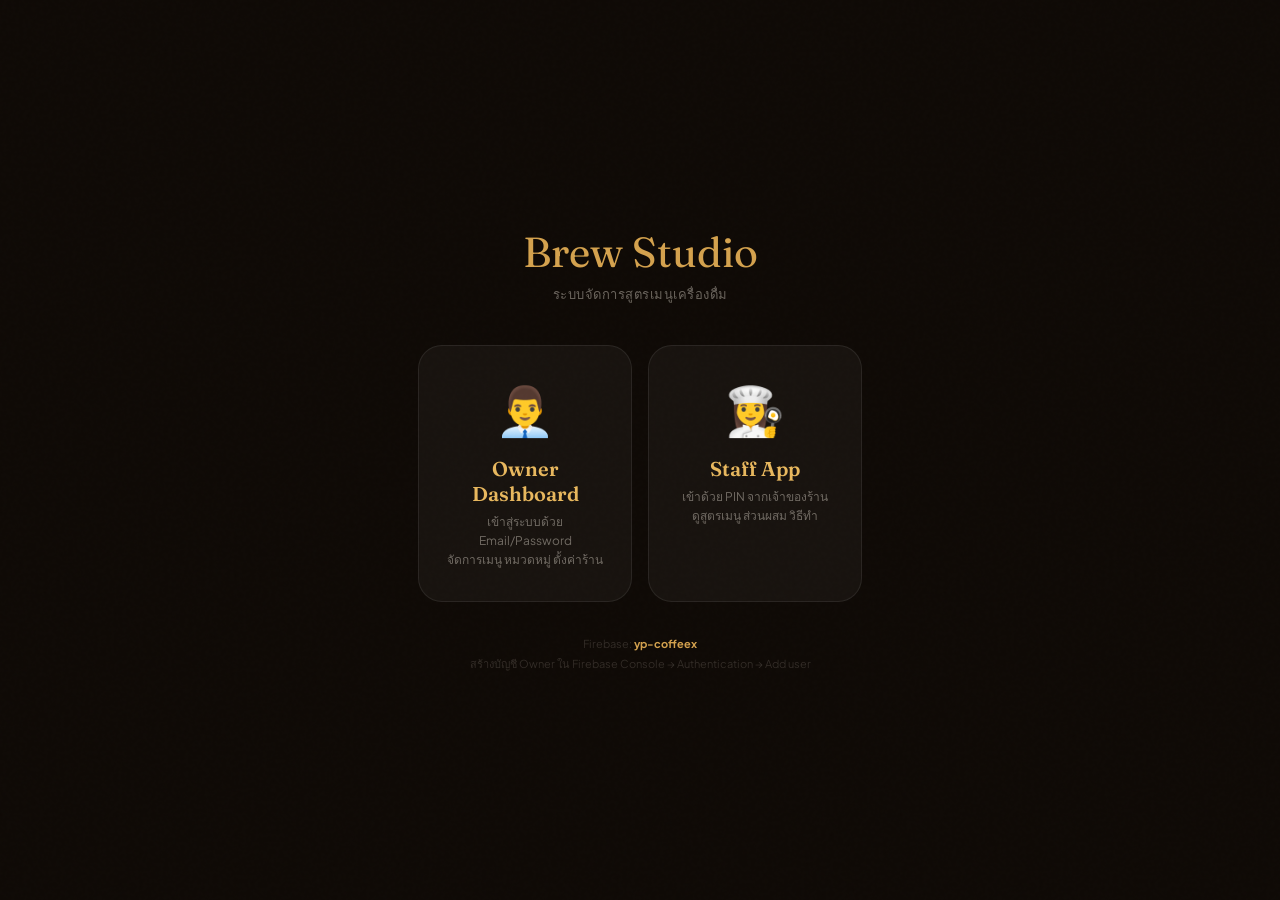
<file: docs/index.html>
<!DOCTYPE html>
<html lang="th">
<head>
<meta charset="UTF-8">
<meta name="viewport" content="width=device-width, initial-scale=1.0">
<title>Brew Studio</title>
<link href="https://fonts.googleapis.com/css2?family=Fraunces:opsz,wght@9..144,400;9..144,600&family=Plus+Jakarta+Sans:wght@400;600;700&display=swap" rel="stylesheet">
<style>
*{margin:0;padding:0;box-sizing:border-box}
body{font-family:'Plus Jakarta Sans',sans-serif;background:#0F0A06;color:#F5EDE0;min-height:100vh;display:flex;flex-direction:column;align-items:center;justify-content:center;padding:24px}
body::after{content:'';position:fixed;inset:0;pointer-events:none;opacity:.015;background-image:url("data:image/svg+xml,%3Csvg viewBox='0 0 256 256' xmlns='http://www.w3.org/2000/svg'%3E%3Cfilter id='n'%3E%3CfeTurbulence type='fractalNoise' baseFrequency='.85' numOctaves='4' stitchTiles='stitch'/%3E%3C/filter%3E%3Crect width='100%25' height='100%25' filter='url(%23n)'/%3E%3C/svg%3E")}
h1{font-family:'Fraunces',serif;font-size:42px;font-weight:400;color:#D4A24E;margin-bottom:6px;text-align:center}
p{color:rgba(245,237,224,.4);font-size:13px;margin-bottom:40px;text-align:center;letter-spacing:.5px}
.cards{display:flex;gap:16px;flex-wrap:wrap;justify-content:center;max-width:500px}
.card{flex:1;min-width:200px;background:rgba(255,255,255,.04);border:1px solid rgba(255,255,255,.08);border-radius:24px;padding:32px 24px;text-align:center;text-decoration:none;color:#F5EDE0;transition:all .25s}
.card:hover{background:rgba(212,162,78,.08);border-color:rgba(212,162,78,.2);transform:translateY(-4px);box-shadow:0 12px 40px rgba(212,162,78,.12)}
.card__emoji{font-size:48px;margin-bottom:16px;display:block}
.card__title{font-family:'Fraunces',serif;font-size:20px;font-weight:600;margin-bottom:6px;color:#E8B85E}
.card__desc{font-size:12px;color:rgba(245,237,224,.4);line-height:1.6}
.info{margin-top:32px;font-size:11px;color:rgba(245,237,224,.15);text-align:center;line-height:1.8}
.info b{color:#D4A24E}
</style>
  <link rel="icon" href="./favicon.svg" type="image/svg+xml">
  <link rel="manifest" href="./manifest.json">
</head>
<body>
<h1>Brew Studio</h1>
<p>ระบบจัดการสูตรเมนูเครื่องดื่ม</p>
<div class="cards">
  <a href="owner/index.html" class="card">
    <span class="card__emoji">👨‍💼</span>
    <div class="card__title">Owner Dashboard</div>
    <div class="card__desc">เข้าสู่ระบบด้วย Email/Password<br>จัดการเมนู หมวดหมู่ ตั้งค่าร้าน</div>
  </a>
  <a href="staff/index.html" class="card">
    <span class="card__emoji">👩‍🍳</span>
    <div class="card__title">Staff App</div>
    <div class="card__desc">เข้าด้วย PIN จากเจ้าของร้าน<br>ดูสูตรเมนู ส่วนผสม วิธีทำ</div>
  </a>
</div>
<div class="info">
  Firebase: <b>yp-coffeex</b><br>
  สร้างบัญชี Owner ใน Firebase Console → Authentication → Add user
</div>
</body>
</html>
</file>
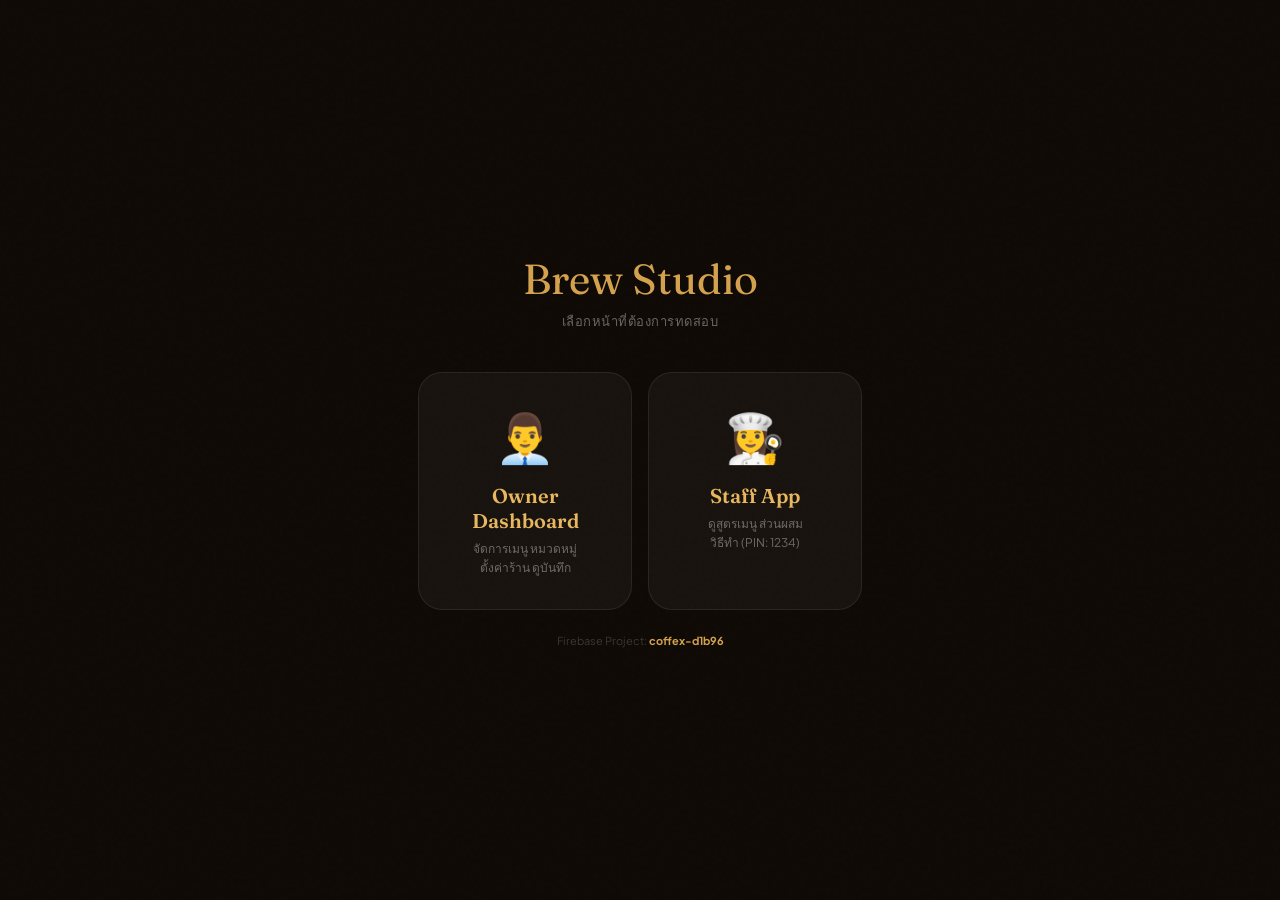
<file: preview/index.html>
<!DOCTYPE html>
<html lang="th">
<head>
<meta charset="UTF-8">
<meta name="viewport" content="width=device-width, initial-scale=1.0">
<title>Brew Studio — Preview</title>
<link href="https://fonts.googleapis.com/css2?family=Fraunces:opsz,wght@9..144,400;9..144,600&family=Plus+Jakarta+Sans:wght@400;600;700&display=swap" rel="stylesheet">
<style>
*{margin:0;padding:0;box-sizing:border-box}
body{font-family:'Plus Jakarta Sans',sans-serif;background:#0F0A06;color:#F5EDE0;min-height:100vh;display:flex;flex-direction:column;align-items:center;justify-content:center;padding:24px}
body::after{content:'';position:fixed;inset:0;pointer-events:none;opacity:.015;background-image:url("data:image/svg+xml,%3Csvg viewBox='0 0 256 256' xmlns='http://www.w3.org/2000/svg'%3E%3Cfilter id='n'%3E%3CfeTurbulence type='fractalNoise' baseFrequency='.85' numOctaves='4' stitchTiles='stitch'/%3E%3C/filter%3E%3Crect width='100%25' height='100%25' filter='url(%23n)'/%3E%3C/svg%3E")}
h1{font-family:'Fraunces',serif;font-size:42px;font-weight:400;color:#D4A24E;margin-bottom:6px;text-align:center}
p{color:rgba(245,237,224,.4);font-size:13px;margin-bottom:40px;text-align:center;letter-spacing:.5px}
.cards{display:flex;gap:16px;flex-wrap:wrap;justify-content:center;max-width:500px}
.card{flex:1;min-width:200px;background:rgba(255,255,255,.04);border:1px solid rgba(255,255,255,.08);border-radius:24px;padding:32px 24px;text-align:center;text-decoration:none;color:#F5EDE0;transition:all .25s}
.card:hover{background:rgba(212,162,78,.08);border-color:rgba(212,162,78,.2);transform:translateY(-4px);box-shadow:0 12px 40px rgba(212,162,78,.12)}
.card__emoji{font-size:48px;margin-bottom:16px;display:block}
.card__title{font-family:'Fraunces',serif;font-size:20px;font-weight:600;margin-bottom:6px;color:#E8B85E}
.card__desc{font-size:12px;color:rgba(245,237,224,.4);line-height:1.6}
.pin{margin-top:24px;font-size:11px;color:rgba(245,237,224,.2);text-align:center}
.pin b{color:#D4A24E}
</style>
</head>
<body>
<h1>Brew Studio</h1>
<p>เลือกหน้าที่ต้องการทดสอบ</p>
<div class="cards">
  <a href="owner.html" class="card">
    <span class="card__emoji">👨‍💼</span>
    <div class="card__title">Owner Dashboard</div>
    <div class="card__desc">จัดการเมนู หมวดหมู่<br>ตั้งค่าร้าน ดูบันทึก</div>
  </a>
  <a href="staff.html" class="card">
    <span class="card__emoji">👩‍🍳</span>
    <div class="card__title">Staff App</div>
    <div class="card__desc">ดูสูตรเมนู ส่วนผสม<br>วิธีทำ (PIN: 1234)</div>
  </a>
</div>
<div class="pin">Firebase Project: <b>coffex-d1b96</b></div>
</body>
</html>
</file>
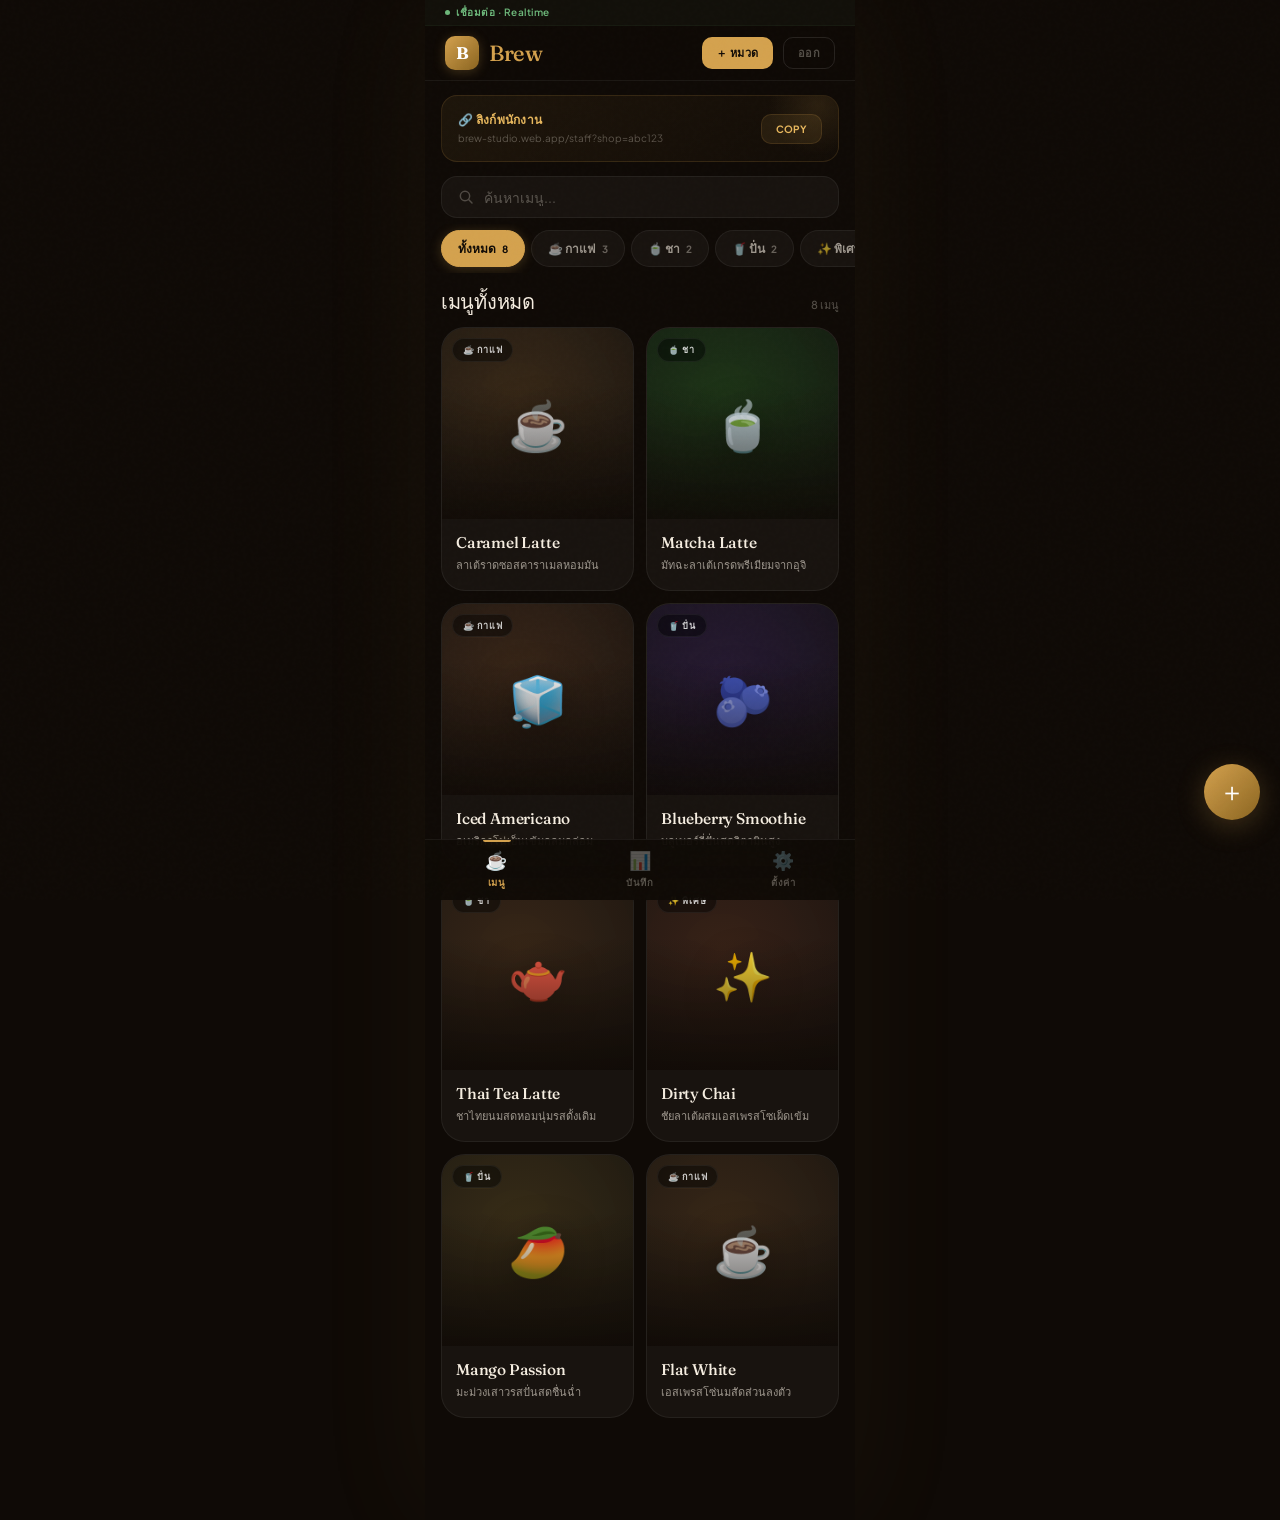
<file: preview/owner.html>
<!DOCTYPE html>
<html lang="th">
<head>
<meta charset="UTF-8">
<meta name="viewport" content="width=device-width, initial-scale=1.0, maximum-scale=1.0, user-scalable=no">
<title>Brew Studio — Owner</title>
<meta name="theme-color" content="#0F0A06">
<link rel="preconnect" href="https://fonts.googleapis.com">
<link href="https://fonts.googleapis.com/css2?family=Fraunces:ital,opsz,wght@0,9..144,300;0,9..144,400;0,9..144,500;0,9..144,600;0,9..144,700;1,9..144,300;1,9..144,400&family=Plus+Jakarta+Sans:wght@300;400;500;600;700&display=swap" rel="stylesheet">
<style>
:root{
  --bg:#0F0A06;--bg2:#1A1410;--bg3:#241D14;
  --card:rgba(255,255,255,.04);--card2:rgba(255,255,255,.06);
  --text:#F5EDE0;--text2:rgba(245,237,224,.6);--text3:rgba(245,237,224,.3);
  --amber:#D4A24E;--amber2:#E8B85E;--amber-bg:rgba(212,162,78,.08);
  --amber-border:rgba(212,162,78,.15);--amber-glow:rgba(212,162,78,.25);
  --green:#6DB87A;--red:#D05A4C;--red-bg:rgba(208,90,76,.08);
  --border:rgba(255,255,255,.06);--border2:rgba(255,255,255,.1);
  --glass:rgba(255,255,255,.03);
  --display:'Fraunces',Georgia,serif;
  --body:'Plus Jakarta Sans',-apple-system,sans-serif;
  --r1:10px;--r2:16px;--r3:24px;--r4:32px;
}
*,*::before,*::after{margin:0;padding:0;box-sizing:border-box;-webkit-tap-highlight-color:transparent}
html{scroll-behavior:smooth}
body{font-family:var(--body);font-size:15px;color:var(--text);background:var(--bg);min-height:100vh;overflow-x:hidden;-webkit-font-smoothing:antialiased;max-width:430px;margin:0 auto;position:relative;line-height:1.5}
@media(min-width:431px){body{box-shadow:0 0 120px rgba(212,162,78,.06)}}
button{font-family:var(--body);cursor:pointer;border:none;background:none;color:var(--text)}
input,textarea,select{font-family:var(--body);font-size:15px;color:var(--text);outline:none}
img{display:block;max-width:100%}

/* subtle noise */
body::after{content:'';position:fixed;inset:0;pointer-events:none;z-index:9000;opacity:.015;background-image:url("data:image/svg+xml,%3Csvg viewBox='0 0 256 256' xmlns='http://www.w3.org/2000/svg'%3E%3Cfilter id='n'%3E%3CfeTurbulence type='fractalNoise' baseFrequency='.85' numOctaves='4' stitchTiles='stitch'/%3E%3C/filter%3E%3Crect width='100%25' height='100%25' filter='url(%23n)'/%3E%3C/svg%3E")}

/* TOPBAR */
.topbar{position:sticky;top:0;z-index:100;background:rgba(15,10,6,.85);backdrop-filter:blur(32px) saturate(1.4);-webkit-backdrop-filter:blur(32px) saturate(1.4);border-bottom:1px solid var(--border)}
.topbar__sync{height:26px;display:flex;align-items:center;gap:6px;padding:0 20px;font-size:10px;font-weight:600;color:var(--green);letter-spacing:.5px;background:rgba(109,184,122,.04);border-bottom:1px solid rgba(109,184,122,.06)}
.sync-dot{width:5px;height:5px;border-radius:50%;background:var(--green);animation:glow 2s infinite}
@keyframes glow{0%,100%{opacity:1;box-shadow:0 0 4px var(--green)}50%{opacity:.3;box-shadow:none}}
.topbar__nav{height:54px;display:flex;align-items:center;padding:0 20px;gap:10px}
.nav-logo{width:34px;height:34px;border-radius:10px;background:linear-gradient(135deg,var(--amber),#8B6420);display:flex;align-items:center;justify-content:center;font-family:var(--display);font-size:17px;font-weight:700;color:#fff;box-shadow:0 2px 12px var(--amber-glow)}
.nav-brand{flex:1;font-family:var(--display);font-size:22px;font-weight:500;color:var(--amber);letter-spacing:-.5px}
.nav-btn{height:32px;padding:0 14px;border-radius:var(--r1);font-size:11px;font-weight:700;letter-spacing:.5px;display:flex;align-items:center;gap:5px;transition:all .15s}
.nav-btn:active{transform:scale(.94)}
.nav-btn--fill{background:var(--amber);color:var(--bg)}
.nav-btn--ghost{color:var(--text3);border:1px solid var(--border2)}

/* LINK CARD */
.link-card{margin:14px 16px 0;padding:15px 16px;background:linear-gradient(135deg,rgba(212,162,78,.08),rgba(212,162,78,.02));border:1px solid var(--amber-border);border-radius:var(--r2);display:flex;align-items:center;gap:14px;position:relative;overflow:hidden}
.link-card::before{content:'';position:absolute;top:-40px;right:-30px;width:100px;height:100px;border-radius:50%;background:radial-gradient(circle,rgba(212,162,78,.12),transparent 70%)}
.link-card__body{flex:1;min-width:0;position:relative}
.link-card__title{color:var(--amber2);font-size:12px;font-weight:700;letter-spacing:.3px}
.link-card__url{color:var(--text3);font-size:10px;margin-top:2px;white-space:nowrap;overflow:hidden;text-overflow:ellipsis}
.link-card__btn{position:relative;height:30px;padding:0 14px;border-radius:var(--r1);font-size:10px;font-weight:700;color:var(--amber2);background:rgba(212,162,78,.1);border:1px solid var(--amber-border);transition:all .15s;letter-spacing:.3px}
.link-card__btn:active{background:rgba(212,162,78,.2)}

/* SEARCH */
.search-area{padding:14px 16px 6px}
.search-box{display:flex;align-items:center;gap:10px;background:var(--card);border:1px solid var(--border);border-radius:var(--r2);padding:11px 16px;transition:all .2s}
.search-box:focus-within{border-color:var(--amber);box-shadow:0 0 0 3px var(--amber-bg)}
.search-box svg{flex-shrink:0;opacity:.25}
.search-box input{flex:1;border:none;outline:none;font-size:14px;background:transparent;color:var(--text)}
.search-box input::placeholder{color:var(--text3)}

/* CATEGORY RAIL */
.cat-rail{display:flex;gap:6px;overflow-x:auto;scrollbar-width:none;padding:6px 16px}
.cat-rail::-webkit-scrollbar{display:none}
.cat-chip{flex-shrink:0;padding:8px 16px;border-radius:30px;font-size:12px;font-weight:600;color:var(--text2);background:var(--card);border:1px solid var(--border);transition:all .2s;white-space:nowrap;display:flex;align-items:center;gap:6px}
.cat-chip:active{transform:scale(.96)}
.cat-chip--on{background:var(--amber);color:var(--bg);border-color:var(--amber);font-weight:700;box-shadow:0 2px 12px var(--amber-glow)}
.cat-num{font-size:10px;font-weight:700;opacity:.6}
.cat-chip--on .cat-num{opacity:1}

/* SECTION */
.sec-head{padding:14px 16px 10px;display:flex;align-items:baseline;justify-content:space-between}
.sec-title{font-family:var(--display);font-size:20px;font-weight:400;letter-spacing:-.3px}
.sec-count{font-size:11px;color:var(--text3);font-weight:500}
.grid{padding:0 16px 24px;display:grid;grid-template-columns:1fr 1fr;gap:12px}

/* MENU CARD */
.m-card{background:var(--card);border:1px solid var(--border);border-radius:var(--r3);overflow:hidden;cursor:pointer;transition:all .3s ease;position:relative;animation:rise .5s cubic-bezier(.16,1,.3,1) both}
.m-card:nth-child(1){animation-delay:0s}.m-card:nth-child(2){animation-delay:.04s}.m-card:nth-child(3){animation-delay:.08s}.m-card:nth-child(4){animation-delay:.12s}.m-card:nth-child(5){animation-delay:.16s}.m-card:nth-child(6){animation-delay:.2s}.m-card:nth-child(7){animation-delay:.24s}.m-card:nth-child(8){animation-delay:.28s}
.m-card:active{transform:scale(.97)}
.m-card:hover{border-color:var(--border2);background:var(--card2)}
@keyframes rise{from{opacity:0;transform:translateY(16px)}to{opacity:1;transform:none}}

.m-card__vis{width:100%;aspect-ratio:1;position:relative;overflow:hidden}
.m-card__bg{position:absolute;inset:0;transition:transform .5s cubic-bezier(.16,1,.3,1)}
.m-card:hover .m-card__bg{transform:scale(1.08)}
.m-card__emoji{position:absolute;inset:0;display:flex;align-items:center;justify-content:center;font-size:48px;filter:drop-shadow(0 8px 20px rgba(0,0,0,.4));transition:transform .4s cubic-bezier(.16,1,.3,1)}
.m-card:hover .m-card__emoji{transform:scale(1.12) rotate(-4deg)}
.m-card__shade{position:absolute;bottom:0;left:0;right:0;height:70%;background:linear-gradient(to top,rgba(15,10,6,.85) 0%,transparent 100%)}
.m-card__tag{position:absolute;top:10px;left:10px;background:rgba(0,0,0,.5);backdrop-filter:blur(16px);-webkit-backdrop-filter:blur(16px);border-radius:20px;padding:4px 10px;font-size:9px;font-weight:700;color:rgba(255,255,255,.8);letter-spacing:.7px;text-transform:uppercase;border:1px solid rgba(255,255,255,.06)}
.m-card__tools{position:absolute;top:8px;right:8px;display:flex;gap:4px;opacity:0;transform:translateY(-4px);transition:all .2s}
.m-card:hover .m-card__tools{opacity:1;transform:none}
.m-tool{width:28px;height:28px;border-radius:50%;display:flex;align-items:center;justify-content:center;font-size:11px;backdrop-filter:blur(12px);-webkit-backdrop-filter:blur(12px);transition:transform .12s;border:1px solid rgba(255,255,255,.08)}
.m-tool:active{transform:scale(.85)}
.m-tool--edit{background:rgba(212,162,78,.7);color:#fff}
.m-tool--del{background:rgba(208,90,76,.6);color:#fff}

.m-card__info{padding:14px 14px 16px}
.m-card__name{font-family:var(--display);font-size:15.5px;font-weight:500;line-height:1.3;margin-bottom:4px;letter-spacing:-.2px}
.m-card__desc{font-size:11px;color:var(--text2);line-height:1.5;font-weight:400}

/* FAB */
.fab{position:fixed;bottom:80px;right:20px;z-index:200;width:56px;height:56px;border-radius:50%;background:linear-gradient(135deg,var(--amber),#8B6420);color:#fff;font-size:26px;box-shadow:0 6px 28px var(--amber-glow);display:flex;align-items:center;justify-content:center;transition:all .2s;animation:fabIn .4s .5s cubic-bezier(.34,1.56,.64,1) both}
.fab:hover{transform:scale(1.08)}.fab:active{transform:scale(.9)}
@keyframes fabIn{from{opacity:0;transform:scale(.4)}to{opacity:1;transform:scale(1)}}

/* TAB BAR */
.tab-bar{position:fixed;bottom:0;left:50%;transform:translateX(-50%);width:100%;max-width:430px;z-index:100;background:rgba(15,10,6,.9);backdrop-filter:blur(32px) saturate(1.4);-webkit-backdrop-filter:blur(32px) saturate(1.4);border-top:1px solid var(--border);display:flex;padding-bottom:env(safe-area-inset-bottom,0)}
.t-tab{flex:1;padding:8px 4px 10px;display:flex;flex-direction:column;align-items:center;gap:3px;font-size:9.5px;font-weight:700;color:var(--text3);letter-spacing:.6px;text-transform:uppercase;transition:color .15s;position:relative}
.t-tab--on{color:var(--amber)}
.t-tab--on::before{content:'';position:absolute;top:0;width:28px;height:2px;background:var(--amber);border-radius:0 0 2px 2px;box-shadow:0 0 8px var(--amber-glow)}
.t-tab__ico{font-size:18px;margin-bottom:1px}

/* PAGES */
.page{display:none;padding-bottom:78px}
.page--on{display:block;animation:fadeIn .25s ease}
@keyframes fadeIn{from{opacity:0}to{opacity:1}}

/* SETTINGS */
.set-wrap{padding:14px 16px}
.set-group{background:var(--card);border:1px solid var(--border);border-radius:var(--r2);overflow:hidden;margin-bottom:12px}
.set-group__title{font-size:9.5px;font-weight:700;letter-spacing:2px;text-transform:uppercase;color:var(--text3);padding:14px 16px 6px}
.set-row{padding:13px 16px;display:flex;align-items:center;gap:14px;border-bottom:1px solid var(--border);cursor:pointer;transition:background .12s}
.set-row:last-child{border-bottom:none}
.set-row:active{background:var(--card2)}
.set-ico{width:36px;height:36px;border-radius:10px;display:flex;align-items:center;justify-content:center;font-size:16px}
.set-ico--a{background:var(--amber-bg);border:1px solid var(--amber-border)}
.set-ico--b{background:rgba(109,184,122,.06);border:1px solid rgba(109,184,122,.1)}
.set-ico--c{background:var(--red-bg);border:1px solid rgba(208,90,76,.12)}
.set-body{flex:1;min-width:0}
.set-label{font-size:13.5px;font-weight:600;letter-spacing:-.1px}
.set-sub{font-size:11px;color:var(--text3);margin-top:1px}
.set-arrow{color:var(--text3);font-size:14px}

/* LOG */
.log-wrap{padding:14px 16px}
.stats-row{display:grid;grid-template-columns:repeat(3,1fr);gap:10px;margin-bottom:16px}
.stat{background:var(--card);border:1px solid var(--border);border-radius:var(--r2);padding:16px 10px;text-align:center}
.stat__n{font-family:var(--display);font-size:30px;font-weight:400;color:var(--amber);line-height:1}
.stat__l{font-size:9.5px;color:var(--text3);font-weight:700;letter-spacing:1.5px;text-transform:uppercase;margin-top:6px}
.log-card{background:var(--card);border:1px solid var(--border);border-radius:var(--r2);padding:13px 16px;display:flex;align-items:center;gap:14px;margin-bottom:8px;animation:rise .4s cubic-bezier(.16,1,.3,1) both}
.log-card:nth-child(2){animation-delay:.04s}.log-card:nth-child(3){animation-delay:.08s}.log-card:nth-child(4){animation-delay:.12s}
.log-ava{width:40px;height:40px;border-radius:50%;background:linear-gradient(135deg,var(--amber),#6B4A1C);display:flex;align-items:center;justify-content:center;color:#fff;font-weight:700;font-size:14px;font-family:var(--display);flex-shrink:0}
.log-info{flex:1}.log-name{font-weight:600;font-size:13.5px}.log-time{font-size:11px;color:var(--text3);margin-top:1px}
.log-badge{font-size:10px;color:var(--green);font-weight:700;letter-spacing:.3px}

/* MODAL */
.ov{position:fixed;inset:0;z-index:500;display:none;align-items:flex-end;justify-content:center;background:rgba(0,0,0,.6);backdrop-filter:blur(12px);-webkit-backdrop-filter:blur(12px)}
.ov--open{display:flex}
.sheet{background:var(--bg2);border-radius:var(--r4) var(--r4) 0 0;width:100%;max-width:430px;max-height:94vh;overflow-y:auto;padding-bottom:env(safe-area-inset-bottom,24px);animation:sheetUp .35s cubic-bezier(.16,1,.3,1);border:1px solid var(--border);border-bottom:none}
@keyframes sheetUp{from{transform:translateY(100%)}to{transform:none}}
.sheet__bar{width:40px;height:4px;background:var(--border2);border-radius:3px;margin:14px auto 0}
.sheet__head{display:flex;align-items:center;justify-content:space-between;padding:18px 22px 14px;border-bottom:1px solid var(--border)}
.sheet__title{font-family:var(--display);font-size:22px;font-weight:400;letter-spacing:-.3px}
.sheet__x{width:32px;height:32px;border-radius:50%;background:var(--card);border:1px solid var(--border);display:flex;align-items:center;justify-content:center;color:var(--text3);font-size:14px;transition:all .12s}
.sheet__x:active{transform:scale(.88);background:var(--card2)}
.sheet__body{padding:20px 22px 28px}

/* FORM */
.field{margin-bottom:16px}
.field__label{display:block;font-size:9.5px;font-weight:700;letter-spacing:2px;text-transform:uppercase;color:var(--text3);margin-bottom:7px}
.field__hint{font-weight:400;letter-spacing:0;text-transform:none;opacity:.5;margin-left:4px}
.inp{width:100%;background:var(--card);border:1px solid var(--border);border-radius:var(--r1);padding:12px 14px;font-size:15px;color:var(--text);transition:all .2s}
.inp:focus{border-color:var(--amber);box-shadow:0 0 0 3px var(--amber-bg)}
.inp::placeholder{color:var(--text3)}
textarea.inp{resize:vertical;min-height:72px;line-height:1.6}
select.inp{appearance:none;background-image:url("data:image/svg+xml,%3Csvg xmlns='http://www.w3.org/2000/svg' width='12' height='8' fill='none'%3E%3Cpath d='M1 1l5 5 5-5' stroke='rgba(245,237,224,.3)' stroke-width='1.5' stroke-linecap='round'/%3E%3C/svg%3E");background-repeat:no-repeat;background-position:right 14px center;padding-right:36px;background-color:var(--card)}
.img-zone{width:100%;aspect-ratio:16/10;max-height:180px;background:var(--card);border:2px dashed var(--border2);border-radius:var(--r2);display:flex;flex-direction:column;align-items:center;justify-content:center;gap:6px;cursor:pointer;transition:all .2s}
.img-zone:hover{border-color:var(--amber);background:var(--amber-bg)}
.img-zone__ico{font-size:22px;opacity:.3}
.img-zone__txt{font-size:10.5px;color:var(--text3);font-weight:500}
.ing-row{display:grid;grid-template-columns:1fr 56px 56px 28px;gap:6px;margin-bottom:6px;align-items:center}
.ing-row .inp{padding:10px 8px;font-size:13px}
.step-row{display:flex;gap:10px;margin-bottom:8px;align-items:flex-start}
.step-n{flex-shrink:0;width:26px;height:26px;border-radius:50%;background:var(--amber);color:var(--bg);display:flex;align-items:center;justify-content:center;font-size:11px;font-weight:700;font-family:var(--display);margin-top:11px}
.step-row textarea.inp{font-size:13px;min-height:44px}
.btn-rm{width:28px;height:28px;border-radius:50%;background:var(--red-bg);color:var(--red);font-size:13px;display:flex;align-items:center;justify-content:center;transition:all .12s;border:1px solid rgba(208,90,76,.12)}
.btn-rm:active{background:rgba(208,90,76,.15)}
.btn{display:inline-flex;align-items:center;justify-content:center;gap:7px;padding:12px 20px;border-radius:var(--r1);font-size:14px;font-weight:600;transition:all .15s;white-space:nowrap}
.btn:active{transform:scale(.97)}
.btn--gold{background:linear-gradient(135deg,var(--amber),#8B6420);color:#fff;box-shadow:0 4px 16px var(--amber-glow)}
.btn--sec{background:var(--card);color:var(--text);border:1px solid var(--border)}
.btn--red{background:var(--red-bg);color:var(--red);border:1px solid rgba(208,90,76,.12)}
.btn--ghost{color:var(--amber);font-weight:700}
.btn--sm{padding:7px 14px;font-size:11px}
.btn--full{width:100%}

/* CONFIRM */
.c-ov{position:fixed;inset:0;z-index:600;display:none;align-items:center;justify-content:center;background:rgba(0,0,0,.6);backdrop-filter:blur(12px);padding:24px}
.c-ov--open{display:flex}
.c-box{background:var(--bg2);border:1px solid var(--border);border-radius:var(--r3);padding:28px 24px 22px;width:100%;max-width:310px;text-align:center;box-shadow:0 16px 64px rgba(0,0,0,.4);animation:pop .28s cubic-bezier(.34,1.56,.64,1)}
@keyframes pop{from{transform:scale(.82);opacity:0}to{transform:scale(1);opacity:1}}
.c-icon{font-size:42px;margin-bottom:10px}
.c-title{font-family:var(--display);font-size:20px;font-weight:500;margin-bottom:4px}
.c-text{font-size:13px;color:var(--text2);margin-bottom:18px;line-height:1.5}
.c-actions{display:grid;grid-template-columns:1fr 1fr;gap:10px}

/* TOAST */
.toast{position:fixed;bottom:96px;left:50%;transform:translateX(-50%) translateY(10px);background:var(--amber);color:var(--bg);padding:11px 22px;border-radius:999px;font-size:13px;font-weight:700;z-index:9999;opacity:0;pointer-events:none;transition:all .3s cubic-bezier(.16,1,.3,1);box-shadow:0 8px 32px var(--amber-glow);white-space:nowrap}
.toast--on{opacity:1;transform:translateX(-50%) translateY(0)}
</style>
</head>
<body>

<header class="topbar">
  <div class="topbar__sync"><div class="sync-dot"></div>เชื่อมต่อ · Realtime</div>
  <div class="topbar__nav">
    <div class="nav-logo">B</div>
    <div class="nav-brand">Brew</div>
    <button class="nav-btn nav-btn--fill" onclick="openOv('catOv')">＋ หมวด</button>
    <button class="nav-btn nav-btn--ghost" onclick="toast('ออกจากระบบแล้ว')">ออก</button>
  </div>
</header>

<div class="page page--on" id="pMenu">
  <div class="link-card">
    <div class="link-card__body"><div class="link-card__title">🔗 ลิงก์พนักงาน</div><div class="link-card__url">brew-studio.web.app/staff?shop=abc123</div></div>
    <button class="link-card__btn" onclick="toast('คัดลอกลิงก์แล้ว')">COPY</button>
  </div>
  <div class="search-area">
    <div class="search-box">
      <svg width="16" height="16" viewBox="0 0 24 24" fill="none" stroke="currentColor" stroke-width="2.2" stroke-linecap="round"><circle cx="10.5" cy="10.5" r="7"/><path d="M21 21l-5.2-5.2"/></svg>
      <input type="text" placeholder="ค้นหาเมนู..." oninput="filterMenus(this.value)">
    </div>
  </div>
  <div class="cat-rail" id="catRail">
    <button class="cat-chip cat-chip--on" onclick="pickCat(this,null)">ทั้งหมด <span class="cat-num">8</span></button>
    <button class="cat-chip" onclick="pickCat(this,'coffee')">☕ กาแฟ <span class="cat-num">3</span></button>
    <button class="cat-chip" onclick="pickCat(this,'tea')">🍵 ชา <span class="cat-num">2</span></button>
    <button class="cat-chip" onclick="pickCat(this,'blend')">🥤 ปั่น <span class="cat-num">2</span></button>
    <button class="cat-chip" onclick="pickCat(this,'special')">✨ พิเศษ <span class="cat-num">1</span></button>
  </div>
  <div class="sec-head"><div class="sec-title">เมนูทั้งหมด</div><div class="sec-count" id="mCount">8 เมนู</div></div>
  <div class="grid" id="mGrid"></div>
</div>

<div class="page" id="pLog">
  <div class="log-wrap">
    <div class="sec-head" style="padding:0 0 14px"><div class="sec-title">บันทึกการเข้าใช้</div><button class="btn btn--sm btn--red" onclick="toast('ล้างบันทึกสำเร็จ')">ล้างทั้งหมด</button></div>
    <div class="stats-row">
      <div class="stat"><div class="stat__n">5</div><div class="stat__l">วันนี้</div></div>
      <div class="stat"><div class="stat__n">23</div><div class="stat__l">สัปดาห์</div></div>
      <div class="stat"><div class="stat__n">142</div><div class="stat__l">ทั้งหมด</div></div>
    </div>
    <div id="logList">
      <div class="log-card"><div class="log-ava">น</div><div class="log-info"><div class="log-name">น้ำหวาน</div><div class="log-time">วันนี้ 14:32</div></div><div class="log-badge">✓ เข้าใช้งาน</div></div>
      <div class="log-card"><div class="log-ava">บ</div><div class="log-info"><div class="log-name">บอส</div><div class="log-time">วันนี้ 11:05</div></div><div class="log-badge">✓ เข้าใช้งาน</div></div>
      <div class="log-card"><div class="log-ava">แ</div><div class="log-info"><div class="log-name">แพร</div><div class="log-time">เมื่อวาน 16:48</div></div><div class="log-badge">✓ เข้าใช้งาน</div></div>
      <div class="log-card"><div class="log-ava">ม</div><div class="log-info"><div class="log-name">มินท์</div><div class="log-time">เมื่อวาน 09:20</div></div><div class="log-badge">✓ เข้าใช้งาน</div></div>
    </div>
  </div>
</div>

<div class="page" id="pSet">
  <div class="set-wrap">
    <div class="sec-head" style="padding:0 0 14px"><div class="sec-title">ตั้งค่าร้าน</div></div>
    <div class="set-group">
      <div class="set-group__title">ร้านค้า</div>
      <div class="set-row" onclick="openOv('brandOv')"><div class="set-ico set-ico--a">🏷️</div><div class="set-body"><div class="set-label">แบรนด์</div><div class="set-sub">Brew</div></div><span class="set-arrow">›</span></div>
      <div class="set-row" onclick="openOv('heroOv')"><div class="set-ico set-ico--b">💬</div><div class="set-body"><div class="set-label">ข้อความหน้าแรก</div><div class="set-sub">สวัสดีวันนี้ ☀️</div></div><span class="set-arrow">›</span></div>
    </div>
    <div class="set-group">
      <div class="set-group__title">ความปลอดภัย</div>
      <div class="set-row" onclick="openOv('pinOv')"><div class="set-ico set-ico--c">🔐</div><div class="set-body"><div class="set-label">PIN พนักงาน</div><div class="set-sub">••••</div></div><span class="set-arrow">›</span></div>
    </div>
  </div>
</div>

<button class="fab" id="fab" onclick="openOv('menuOv')">＋</button>

<nav class="tab-bar">
  <button class="t-tab t-tab--on" data-p="pMenu" onclick="goTab(this)"><span class="t-tab__ico">☕</span>เมนู</button>
  <button class="t-tab" data-p="pLog" onclick="goTab(this)"><span class="t-tab__ico">📊</span>บันทึก</button>
  <button class="t-tab" data-p="pSet" onclick="goTab(this)"><span class="t-tab__ico">⚙️</span>ตั้งค่า</button>
</nav>

<!-- Modals -->
<div class="ov" id="menuOv"><div class="sheet"><div class="sheet__bar"></div><div class="sheet__head"><div class="sheet__title">เพิ่มเมนูใหม่</div><button class="sheet__x" onclick="closeOv('menuOv')">✕</button></div><div class="sheet__body">
  <div class="field"><label class="field__label">รูปภาพ</label><div class="img-zone"><div class="img-zone__ico">📷</div><div class="img-zone__txt">แตะเพื่ออัปโหลด</div></div></div>
  <div class="field"><label class="field__label">ชื่อเมนู</label><input class="inp" value="Caramel Latte"></div>
  <div class="field"><label class="field__label">คำอธิบาย <span class="field__hint">ไม่บังคับ</span></label><input class="inp" value="กาแฟลาเต้ราดซอสคาราเมลหอมหวาน"></div>
  <div class="field"><label class="field__label">หมวดหมู่</label><select class="inp"><option>☕ กาแฟ</option><option>🍵 ชา</option><option>🥤 ปั่น</option><option>✨ พิเศษ</option></select></div>
  <div class="field"><label class="field__label">ส่วนผสม</label>
    <div class="ing-row"><input class="inp" value="เอสเพรสโซ"><input class="inp" value="2"><input class="inp" value="ช็อต"><button class="btn-rm">✕</button></div>
    <div class="ing-row"><input class="inp" value="นมสด"><input class="inp" value="150"><input class="inp" value="ml"><button class="btn-rm">✕</button></div>
    <div class="ing-row"><input class="inp" value="ซอสคาราเมล"><input class="inp" value="2"><input class="inp" value="tbsp"><button class="btn-rm">✕</button></div>
    <button class="btn btn--sm btn--ghost" style="margin-top:2px">＋ เพิ่มส่วนผสม</button>
  </div>
  <div class="field"><label class="field__label">วิธีทำ</label>
    <div class="step-row"><div class="step-n">1</div><textarea class="inp" rows="2">ชงเอสเพรสโซ 2 ช็อต</textarea><button class="btn-rm" style="margin-top:11px">✕</button></div>
    <div class="step-row"><div class="step-n">2</div><textarea class="inp" rows="2">เทนมสดลงแก้ว ตามด้วยเอสเพรสโซ</textarea><button class="btn-rm" style="margin-top:11px">✕</button></div>
    <div class="step-row"><div class="step-n">3</div><textarea class="inp" rows="2">ราดซอสคาราเมลด้านบน ตกแต่งให้สวย</textarea><button class="btn-rm" style="margin-top:11px">✕</button></div>
    <button class="btn btn--sm btn--ghost">＋ เพิ่มขั้นตอน</button>
  </div>
  <div class="field"><label class="field__label">หมายเหตุ <span class="field__hint">ไม่บังคับ</span></label><textarea class="inp">ใช้ซอสคาราเมลจาก Monin จะหอมที่สุด</textarea></div>
  <button class="btn btn--gold btn--full" onclick="closeOv('menuOv');toast('บันทึกเมนูสำเร็จ ✓')">💾 บันทึกเมนู</button>
</div></div></div>

<div class="ov" id="catOv"><div class="sheet"><div class="sheet__bar"></div><div class="sheet__head"><div class="sheet__title">จัดการหมวดหมู่</div><button class="sheet__x" onclick="closeOv('catOv')">✕</button></div><div class="sheet__body">
  <div style="display:flex;gap:8px;margin-bottom:18px"><input class="inp" placeholder="😀" style="width:52px;text-align:center" value="🧁"><input class="inp" placeholder="ชื่อหมวดหมู่" style="flex:1"><button class="btn btn--sm btn--gold" onclick="toast('เพิ่มหมวดหมู่สำเร็จ')">เพิ่ม</button></div>
  <div style="border-top:1px solid var(--border);padding-top:14px">
    <div style="display:flex;align-items:center;gap:12px;padding:11px 0;border-bottom:1px solid var(--border)"><span style="font-size:20px">☕</span><span style="flex:1;font-weight:600;font-size:13.5px">กาแฟ</span><span style="font-size:11px;color:var(--text3)">3 เมนู</span><button class="btn-rm">✕</button></div>
    <div style="display:flex;align-items:center;gap:12px;padding:11px 0;border-bottom:1px solid var(--border)"><span style="font-size:20px">🍵</span><span style="flex:1;font-weight:600;font-size:13.5px">ชา</span><span style="font-size:11px;color:var(--text3)">2 เมนู</span><button class="btn-rm">✕</button></div>
    <div style="display:flex;align-items:center;gap:12px;padding:11px 0;border-bottom:1px solid var(--border)"><span style="font-size:20px">🥤</span><span style="flex:1;font-weight:600;font-size:13.5px">ปั่น</span><span style="font-size:11px;color:var(--text3)">2 เมนู</span><button class="btn-rm">✕</button></div>
    <div style="display:flex;align-items:center;gap:12px;padding:11px 0"><span style="font-size:20px">✨</span><span style="flex:1;font-weight:600;font-size:13.5px">พิเศษ</span><span style="font-size:11px;color:var(--text3)">1 เมนู</span><button class="btn-rm">✕</button></div>
  </div>
</div></div></div>

<div class="ov" id="brandOv"><div class="sheet"><div class="sheet__bar"></div><div class="sheet__head"><div class="sheet__title">แบรนด์ร้าน</div><button class="sheet__x" onclick="closeOv('brandOv')">✕</button></div><div class="sheet__body">
  <div class="field"><label class="field__label">ชื่อร้าน</label><input class="inp" value="Brew"></div>
  <div class="field"><label class="field__label">โลโก้</label><div class="img-zone" style="width:110px;height:110px;aspect-ratio:1;border-radius:var(--r2);margin:0 auto"><div class="img-zone__ico">🖼️</div><div class="img-zone__txt">อัปโหลด</div></div></div>
  <button class="btn btn--gold btn--full" onclick="closeOv('brandOv');toast('บันทึกแบรนด์สำเร็จ')">💾 บันทึก</button>
</div></div></div>

<div class="ov" id="heroOv"><div class="sheet"><div class="sheet__bar"></div><div class="sheet__head"><div class="sheet__title">ข้อความหน้าแรก</div><button class="sheet__x" onclick="closeOv('heroOv')">✕</button></div><div class="sheet__body">
  <div class="field"><label class="field__label">คำทักทาย</label><input class="inp" value="สวัสดีวันนี้ ☀️"></div>
  <div class="field"><label class="field__label">หัวข้อบรรทัด 1</label><input class="inp" value="เมนู"></div>
  <div class="field"><label class="field__label">ข้อความเน้น (สีทอง)</label><input class="inp" value="ทั้งหมด"></div>
  <div class="field"><label class="field__label">หัวข้อบรรทัด 2</label><input class="inp" value="ของเรา"></div>
  <button class="btn btn--gold btn--full" onclick="closeOv('heroOv');toast('บันทึกข้อความสำเร็จ')">💾 บันทึก</button>
</div></div></div>

<div class="ov" id="pinOv"><div class="sheet"><div class="sheet__bar"></div><div class="sheet__head"><div class="sheet__title">เปลี่ยน PIN</div><button class="sheet__x" onclick="closeOv('pinOv')">✕</button></div><div class="sheet__body">
  <div class="field"><label class="field__label">PIN ใหม่</label><input class="inp" type="password" placeholder="4-8 หลัก" maxlength="8"></div>
  <div class="field"><label class="field__label">ยืนยัน PIN</label><input class="inp" type="password" placeholder="พิมพ์อีกครั้ง" maxlength="8"></div>
  <button class="btn btn--gold btn--full" onclick="closeOv('pinOv');toast('เปลี่ยน PIN สำเร็จ')">💾 บันทึก</button>
</div></div></div>

<div class="c-ov" id="cOv"><div class="c-box"><div class="c-icon">🗑️</div><div class="c-title">ลบเมนูนี้?</div><div class="c-text" id="cText">"Caramel Latte" จะถูกลบถาวร</div><div class="c-actions"><button class="btn btn--sec" onclick="closeCo()">ยกเลิก</button><button class="btn btn--red" onclick="closeCo();toast('ลบเมนูสำเร็จ')">ลบ</button></div></div></div>

<div class="toast" id="toast"></div>

<script>
const MENUS=[
  {id:1,name:'Caramel Latte',desc:'ลาเต้ราดซอสคาราเมลหอมมัน',cat:'coffee',tag:'☕ กาแฟ',hue:32,icon:'☕'},
  {id:2,name:'Matcha Latte',desc:'มัทฉะลาเต้เกรดพรีเมียมจากอุจิ',cat:'tea',tag:'🍵 ชา',hue:120,icon:'🍵'},
  {id:3,name:'Iced Americano',desc:'อเมริกาโน่เย็นเข้มกลมกล่อม',cat:'coffee',tag:'☕ กาแฟ',hue:25,icon:'🧊'},
  {id:4,name:'Blueberry Smoothie',desc:'บลูเบอร์รี่ปั่นสดวิตามินสูง',cat:'blend',tag:'🥤 ปั่น',hue:260,icon:'🫐'},
  {id:5,name:'Thai Tea Latte',desc:'ชาไทยนมสดหอมนุ่มรสดั้งเดิม',cat:'tea',tag:'🍵 ชา',hue:28,icon:'🫖'},
  {id:6,name:'Dirty Chai',desc:'ชัยลาเต้ผสมเอสเพรสโซเผ็ดเข้ม',cat:'special',tag:'✨ พิเศษ',hue:18,icon:'✨'},
  {id:7,name:'Mango Passion',desc:'มะม่วงเสาวรสปั่นสดชื่นฉ่ำ',cat:'blend',tag:'🥤 ปั่น',hue:42,icon:'🥭'},
  {id:8,name:'Flat White',desc:'เอสเพรสโซ่นมสัดส่วนลงตัว',cat:'coffee',tag:'☕ กาแฟ',hue:30,icon:'☕'},
];
let curCat=null;
function renderGrid(q=''){
  const g=document.getElementById('mGrid');
  let items=MENUS;
  if(curCat)items=items.filter(m=>m.cat===curCat);
  if(q)items=items.filter(m=>m.name.toLowerCase().includes(q.toLowerCase())||m.desc.includes(q));
  document.getElementById('mCount').textContent=items.length+' เมนู';
  g.innerHTML=items.map((m,i)=>`<div class="m-card" style="animation-delay:${i*.04}s" onclick="openOv('menuOv')"><div class="m-card__vis"><div class="m-card__bg" style="background:radial-gradient(circle at 40% 40%,hsla(${m.hue},50%,35%,.3),hsla(${m.hue},30%,10%,.6))"></div><div class="m-card__emoji">${m.icon}</div><div class="m-card__shade"></div><span class="m-card__tag">${m.tag}</span><div class="m-card__tools"><button class="m-tool m-tool--edit" onclick="event.stopPropagation();openOv('menuOv')">✎</button><button class="m-tool m-tool--del" onclick="event.stopPropagation();doDel('${m.name}')">✕</button></div></div><div class="m-card__info"><div class="m-card__name">${m.name}</div><div class="m-card__desc">${m.desc}</div></div></div>`).join('');
}
function filterMenus(v){renderGrid(v)}
function pickCat(el,cat){curCat=cat;document.querySelectorAll('.cat-chip').forEach(p=>p.classList.remove('cat-chip--on'));el.classList.add('cat-chip--on');renderGrid()}
function goTab(el){document.querySelectorAll('.t-tab').forEach(t=>t.classList.remove('t-tab--on'));el.classList.add('t-tab--on');document.querySelectorAll('.page').forEach(p=>p.classList.remove('page--on'));document.getElementById(el.dataset.p).classList.add('page--on');document.getElementById('fab').style.display=el.dataset.p==='pMenu'?'flex':'none'}
function openOv(id){document.getElementById(id).classList.add('ov--open')}
function closeOv(id){document.getElementById(id).classList.remove('ov--open')}
function doDel(n){document.getElementById('cText').textContent=`"${n}" จะถูกลบถาวร`;document.getElementById('cOv').classList.add('c-ov--open')}
function closeCo(){document.getElementById('cOv').classList.remove('c-ov--open')}
function toast(msg){const t=document.getElementById('toast');t.textContent=msg;t.classList.add('toast--on');setTimeout(()=>t.classList.remove('toast--on'),2200)}
document.querySelectorAll('.ov').forEach(o=>{o.addEventListener('click',e=>{if(e.target===o)o.classList.remove('ov--open')})});
renderGrid();
</script>
</body>
</html>
</file>
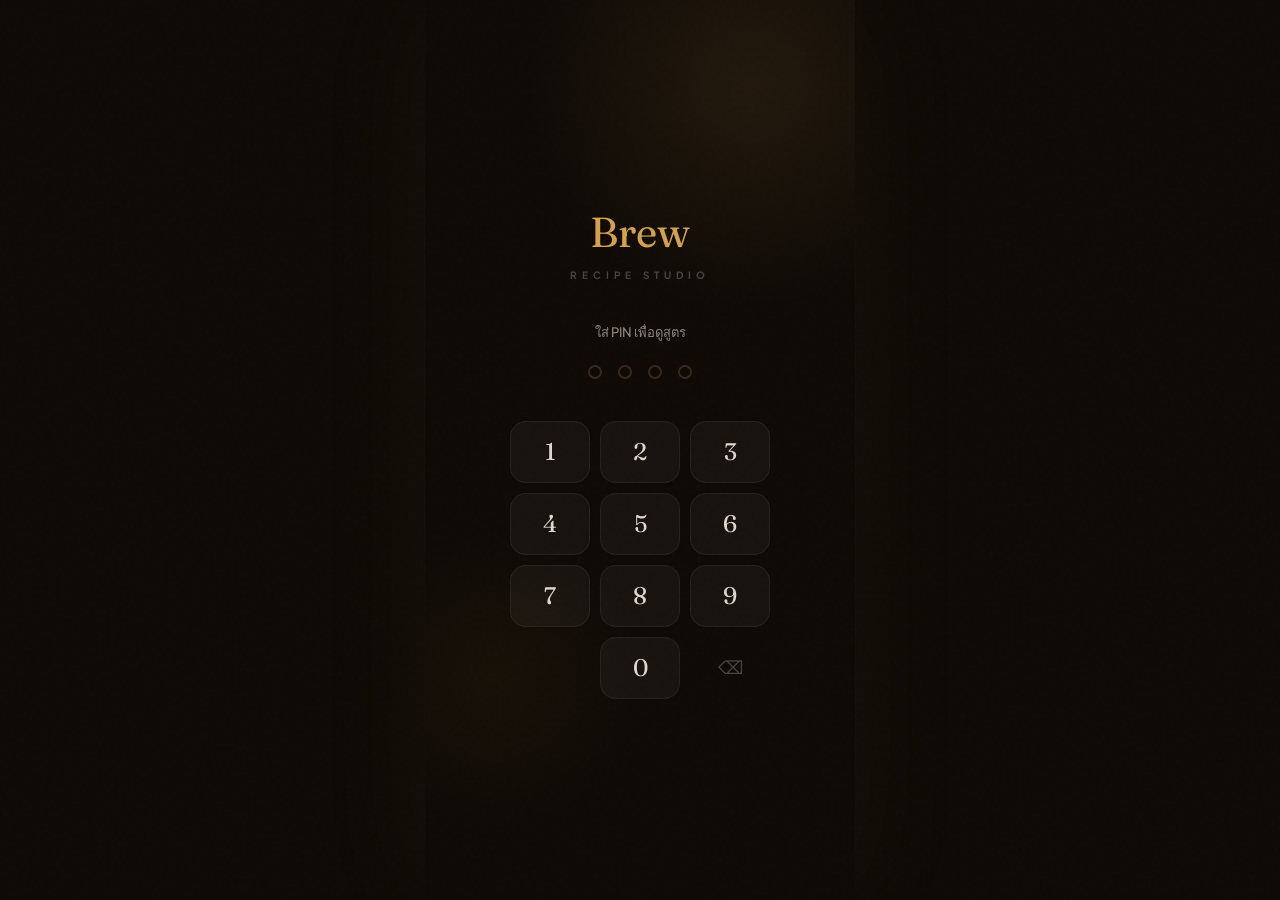
<file: preview/staff.html>
<!DOCTYPE html>
<html lang="th">
<head>
<meta charset="UTF-8">
<meta name="viewport" content="width=device-width, initial-scale=1.0, maximum-scale=1.0, user-scalable=no">
<title>Brew Studio — Staff</title>
<meta name="theme-color" content="#1A1410">
<link rel="preconnect" href="https://fonts.googleapis.com">
<link href="https://fonts.googleapis.com/css2?family=Fraunces:ital,opsz,wght@0,9..144,300;0,9..144,400;0,9..144,500;0,9..144,600;0,9..144,700;1,9..144,300;1,9..144,400&family=Plus+Jakarta+Sans:wght@300;400;500;600;700&display=swap" rel="stylesheet">
<style>
:root{
  --bg:#0F0A06;--bg2:#1A1410;--bg3:#241D14;
  --card:rgba(255,255,255,.04);--card2:rgba(255,255,255,.07);
  --text:#F5EDE0;--text2:rgba(245,237,224,.55);--text3:rgba(245,237,224,.25);
  --amber:#D4A24E;--amber2:#E8B85E;--amber-bg:rgba(212,162,78,.08);
  --amber-border:rgba(212,162,78,.18);--amber-glow:rgba(212,162,78,.3);
  --green:#6DB87A;--red:#D05A4C;
  --border:rgba(255,255,255,.06);--border2:rgba(255,255,255,.1);
  --cream:#F8F5EF;--cream2:#EDE6D8;--ink:#1A1410;--dim:#9C8E7C;
  --display:'Fraunces',Georgia,serif;
  --body:'Plus Jakarta Sans',-apple-system,sans-serif;
  --r1:10px;--r2:16px;--r3:24px;--r4:32px;
}
*,*::before,*::after{margin:0;padding:0;box-sizing:border-box;-webkit-tap-highlight-color:transparent}
html{scroll-behavior:smooth}
body{font-family:var(--body);font-size:15px;color:var(--text);background:var(--bg);min-height:100vh;overflow-x:hidden;-webkit-font-smoothing:antialiased;max-width:430px;margin:0 auto;position:relative;line-height:1.5}
@media(min-width:431px){body{box-shadow:0 0 120px rgba(212,162,78,.06)}}
button{font-family:var(--body);cursor:pointer;border:none;background:none;color:var(--text)}
input{font-family:var(--body);font-size:15px;outline:none}
img{display:block;max-width:100%}
body::after{content:'';position:fixed;inset:0;pointer-events:none;z-index:9000;opacity:.015;background-image:url("data:image/svg+xml,%3Csvg viewBox='0 0 256 256' xmlns='http://www.w3.org/2000/svg'%3E%3Cfilter id='n'%3E%3CfeTurbulence type='fractalNoise' baseFrequency='.85' numOctaves='4' stitchTiles='stitch'/%3E%3C/filter%3E%3Crect width='100%25' height='100%25' filter='url(%23n)'/%3E%3C/svg%3E")}

/* ═══ PIN SCREEN ═══ */
.pin{min-height:100vh;display:flex;flex-direction:column;align-items:center;justify-content:center;position:relative;overflow:hidden;padding:24px}
.pin::before{content:'';position:absolute;width:450px;height:450px;border-radius:50%;background:radial-gradient(circle,rgba(212,162,78,.1) 0%,transparent 70%);top:-140px;right:-120px}
.pin::after{content:'';position:absolute;width:300px;height:300px;border-radius:50%;background:radial-gradient(circle,rgba(139,100,32,.08) 0%,transparent 70%);bottom:8%;left:-80px}
.pin__brand{font-family:var(--display);font-size:42px;font-weight:400;color:var(--amber);margin-bottom:4px;position:relative;z-index:1;animation:fadeD .6s cubic-bezier(.16,1,.3,1) both}
@keyframes fadeD{from{opacity:0;transform:translateY(-12px)}to{opacity:1;transform:none}}
.pin__sub{color:var(--text3);font-size:10px;font-weight:700;letter-spacing:5px;text-transform:uppercase;margin-bottom:40px;position:relative;z-index:1;animation:fadeD .6s .1s cubic-bezier(.16,1,.3,1) both}
.pin__card{position:relative;z-index:1;width:100%;max-width:300px;animation:fadeU .5s .15s cubic-bezier(.16,1,.3,1) both}
@keyframes fadeU{from{opacity:0;transform:translateY(16px)}to{opacity:1;transform:none}}
.pin__heading{text-align:center;color:var(--text2);font-size:13px;font-weight:500;margin-bottom:22px}
.pin__dots{display:flex;justify-content:center;gap:16px;margin-bottom:14px}
.pin__dot{width:14px;height:14px;border-radius:50%;border:2px solid rgba(212,162,78,.2);transition:all .2s ease}
.pin__dot--filled{background:var(--amber);border-color:var(--amber);transform:scale(1.15);box-shadow:0 0 14px var(--amber-glow)}
.pin__dot--wrong{border-color:var(--red);animation:shake .4s ease}
@keyframes shake{0%,100%{transform:translateX(0)}25%{transform:translateX(-6px)}50%{transform:translateX(6px)}75%{transform:translateX(-4px)}}
.pin__error{text-align:center;color:var(--red);font-size:13px;min-height:20px;margin-bottom:8px;font-weight:600}
.numpad{display:grid;grid-template-columns:repeat(3,1fr);gap:10px;max-width:260px;margin:0 auto}
.num-key{height:62px;border-radius:var(--r2);font-size:24px;font-weight:400;font-family:var(--display);color:rgba(245,237,224,.9);background:var(--card);border:1px solid var(--border);transition:all .15s;position:relative;overflow:hidden}
.num-key::after{content:'';position:absolute;inset:0;background:radial-gradient(circle at center,rgba(212,162,78,.15),transparent 70%);opacity:0;transition:opacity .2s}
.num-key:active{transform:scale(.94)}.num-key:active::after{opacity:1}
.num-key--empty{background:transparent;border:none;pointer-events:none}
.num-key--del{font-size:18px;color:var(--text3);background:transparent;border:none}
.pin__name{position:relative;z-index:1;width:100%;max-width:300px;margin-top:28px;animation:fadeU .3s cubic-bezier(.16,1,.3,1) both}
.pin__name-label{text-align:center;color:var(--text2);font-size:13px;margin-bottom:14px}
.pin__name input{width:100%;background:var(--card);border:1.5px solid var(--amber-border);border-radius:var(--r1);padding:14px 16px;font-size:16px;color:var(--text);text-align:center;transition:all .2s;margin-bottom:14px}
.pin__name input::placeholder{color:var(--text3)}
.pin__name input:focus{border-color:var(--amber);box-shadow:0 0 0 3px var(--amber-bg)}
.pin__name-btn{width:100%;padding:14px;border-radius:var(--r1);background:linear-gradient(135deg,var(--amber),#8B6420);color:#fff;font-size:15px;font-weight:700;box-shadow:0 4px 20px var(--amber-glow);transition:all .2s}
.pin__name-btn:active{transform:scale(.97)}

/* ═══ STAFF APP ═══ */
.app{display:none;background:var(--cream);color:var(--ink);min-height:100vh;padding-bottom:40px;animation:fadeIn .4s ease}
@keyframes fadeIn{from{opacity:0}to{opacity:1}}

/* ── TOPBAR (STICKY) ── */
.topbar{position:sticky;top:0;z-index:100;background:rgba(26,20,16,.95);backdrop-filter:blur(32px) saturate(1.4);-webkit-backdrop-filter:blur(32px) saturate(1.4);border-bottom:1px solid rgba(212,162,78,.08)}
.topbar__inner{display:flex;align-items:center;padding:10px 18px;gap:12px}
.topbar__logo{width:36px;height:36px;border-radius:10px;background:linear-gradient(135deg,var(--amber),#8B6420);display:flex;align-items:center;justify-content:center;font-family:var(--display);font-size:17px;font-weight:700;color:#fff;box-shadow:0 2px 10px var(--amber-glow);flex-shrink:0}
.topbar__body{flex:1;min-width:0}
.topbar__brand{font-family:var(--display);font-size:18px;font-weight:500;color:var(--amber2);letter-spacing:-.3px;line-height:1.2}
.topbar__greet{font-size:11px;color:var(--text2);font-weight:500;margin-top:1px}
.topbar__logout{height:32px;padding:0 16px;border-radius:20px;font-size:10.5px;font-weight:700;letter-spacing:.5px;color:var(--text3);border:1px solid var(--border2);transition:all .15s;text-transform:uppercase;display:flex;align-items:center}
.topbar__logout:active{background:rgba(255,255,255,.04);transform:scale(.95)}

/* ── HERO SECTION ── */
.hero{background:var(--bg2);padding:24px 20px 28px;position:relative;overflow:hidden}
/* decorative amber mesh */
.hero::before{content:'';position:absolute;top:-60px;right:-40px;width:260px;height:260px;border-radius:50%;background:radial-gradient(circle,rgba(212,162,78,.08) 0%,transparent 65%);animation:drift 8s ease-in-out infinite alternate}
.hero::after{content:'';position:absolute;bottom:-30px;left:-20px;width:180px;height:180px;border-radius:50%;background:radial-gradient(circle,rgba(139,100,32,.06) 0%,transparent 65%);animation:drift 6s 2s ease-in-out infinite alternate-reverse}
@keyframes drift{from{transform:translate(0,0)}to{transform:translate(12px,-8px)}}
.hero__text{position:relative;z-index:1;margin-bottom:20px}
.hero__title{font-family:var(--display);font-size:32px;font-weight:400;line-height:1.15;color:rgba(245,237,224,.92);animation:fadeU .5s .1s cubic-bezier(.16,1,.3,1) both}
.hero__gold{color:var(--amber2)}
.hero__count{display:inline-flex;align-items:center;gap:6px;margin-top:8px;padding:5px 14px;border-radius:20px;background:rgba(212,162,78,.1);border:1px solid rgba(212,162,78,.12);font-size:11px;font-weight:700;color:var(--amber2);letter-spacing:.5px;animation:fadeU .5s .2s cubic-bezier(.16,1,.3,1) both}
.hero__count-dot{width:5px;height:5px;border-radius:50%;background:var(--amber);box-shadow:0 0 6px var(--amber-glow)}
/* search inside hero */
.hero__search{position:relative;z-index:1;animation:fadeU .5s .25s cubic-bezier(.16,1,.3,1) both}
.hero__search-box{display:flex;align-items:center;gap:10px;background:rgba(255,255,255,.06);border:1px solid rgba(255,255,255,.08);border-radius:var(--r2);padding:12px 16px;transition:all .25s}
.hero__search-box:focus-within{border-color:var(--amber);background:rgba(212,162,78,.06);box-shadow:0 0 0 3px rgba(212,162,78,.08),0 4px 20px rgba(212,162,78,.08)}
.hero__search-box svg{flex-shrink:0;color:var(--text3)}
.hero__search-box input{flex:1;border:none;outline:none;font-size:14px;background:transparent;color:var(--text);font-weight:400}
.hero__search-box input::placeholder{color:var(--text3)}
/* smooth bottom curve */
.hero-curve{height:24px;background:var(--cream);margin-top:-1px;position:relative}
.hero-curve::before{content:'';position:absolute;top:-24px;left:0;right:0;height:24px;background:var(--bg2);border-radius:0 0 28px 28px}

/* ── CHIPS ── */
.chips{padding:8px 20px 0;display:flex;gap:8px;overflow-x:auto;scrollbar-width:none}
.chips::-webkit-scrollbar{display:none}
.chip{flex-shrink:0;padding:9px 18px;border-radius:30px;font-size:12.5px;font-weight:600;color:var(--dim);background:#fff;border:1.5px solid var(--cream2);transition:all .2s;white-space:nowrap}
.chip--on{background:var(--ink);color:var(--amber2);border-color:var(--ink);box-shadow:0 2px 12px rgba(26,20,16,.15)}
.chip:active{transform:scale(.96)}

/* ── GRID ── */
.s-grid{padding:14px 20px 0;display:grid;grid-template-columns:1fr 1fr;gap:12px}
.r-card{background:#fff;border-radius:var(--r3);overflow:hidden;cursor:pointer;box-shadow:0 1px 3px rgba(0,0,0,.04),0 4px 12px rgba(0,0,0,.02);transition:all .25s;animation:rise .5s cubic-bezier(.16,1,.3,1) both;border:1px solid rgba(0,0,0,.03)}
.r-card:nth-child(1){animation-delay:0s}.r-card:nth-child(2){animation-delay:.04s}.r-card:nth-child(3){animation-delay:.08s}.r-card:nth-child(4){animation-delay:.12s}.r-card:nth-child(5){animation-delay:.16s}.r-card:nth-child(6){animation-delay:.2s}.r-card:nth-child(7){animation-delay:.24s}.r-card:nth-child(8){animation-delay:.28s}
@keyframes rise{from{opacity:0;transform:translateY(14px)}to{opacity:1;transform:none}}
.r-card:active{transform:scale(.97)}
.r-card__vis{width:100%;aspect-ratio:1;position:relative;overflow:hidden}
.r-card__bg{position:absolute;inset:0;transition:transform .5s cubic-bezier(.16,1,.3,1)}
.r-card:hover .r-card__bg{transform:scale(1.08)}
.r-card__emoji{position:absolute;inset:0;display:flex;align-items:center;justify-content:center;font-size:46px;filter:drop-shadow(0 6px 16px rgba(0,0,0,.12));transition:transform .3s ease}
.r-card:hover .r-card__emoji{transform:scale(1.1) rotate(-3deg)}
.r-card__shade{position:absolute;bottom:0;left:0;right:0;height:60%;background:linear-gradient(to top,rgba(26,20,16,.5) 0%,transparent 100%)}
.r-card__tag{position:absolute;top:9px;left:9px;background:rgba(0,0,0,.4);backdrop-filter:blur(14px);-webkit-backdrop-filter:blur(14px);border-radius:20px;padding:4px 10px;font-size:9px;font-weight:700;color:rgba(255,255,255,.85);letter-spacing:.6px;text-transform:uppercase}
.r-card__info{padding:12px 14px 14px}
.r-card__name{font-family:var(--display);font-size:15px;font-weight:500;line-height:1.3;margin-bottom:3px;color:var(--ink);letter-spacing:-.2px}
.r-card__desc{font-size:11px;color:var(--dim);line-height:1.45}

/* Footer */
.s-footer{padding:28px 20px 0;text-align:center}
.s-footer__text{font-size:11px;color:var(--dim)}.s-footer__text strong{color:var(--amber);font-weight:700}

/* ═══ RECIPE MODAL ═══ */
.ov{position:fixed;inset:0;z-index:500;display:none;align-items:flex-end;justify-content:center;background:rgba(0,0,0,.55);backdrop-filter:blur(12px);-webkit-backdrop-filter:blur(12px)}
.ov--open{display:flex}
.r-sheet{background:var(--cream);border-radius:var(--r4) var(--r4) 0 0;width:100%;max-width:430px;max-height:96vh;overflow-y:auto;padding-bottom:env(safe-area-inset-bottom,32px);animation:sheetUp .35s cubic-bezier(.16,1,.3,1)}
@keyframes sheetUp{from{transform:translateY(100%)}to{transform:none}}
.r-sheet__bar{width:40px;height:4px;background:var(--cream2);border-radius:3px;margin:14px auto 0}
.r-hero{width:100%;aspect-ratio:4/3;position:relative;overflow:hidden}
.r-hero__bg{position:absolute;inset:0}
.r-hero__grad{position:absolute;inset:0;background:linear-gradient(to top,var(--cream) 0%,rgba(248,245,239,.3) 40%,transparent 100%)}
.r-hero__emoji{position:absolute;inset:0;display:flex;align-items:center;justify-content:center;font-size:80px;filter:drop-shadow(0 8px 24px rgba(0,0,0,.2))}
.r-close{position:absolute;top:14px;right:14px;width:36px;height:36px;border-radius:50%;background:rgba(0,0,0,.35);backdrop-filter:blur(12px);-webkit-backdrop-filter:blur(12px);color:#fff;font-size:16px;display:flex;align-items:center;justify-content:center;transition:all .15s;border:1px solid rgba(255,255,255,.08)}
.r-close:active{transform:scale(.88)}
.r-body{padding:0 24px 28px;position:relative;margin-top:-20px}
.r-cat{font-size:10px;font-weight:700;letter-spacing:2.5px;text-transform:uppercase;color:var(--amber);margin-bottom:6px}
.r-title{font-family:var(--display);font-size:28px;font-weight:400;line-height:1.15;margin-bottom:6px;color:var(--ink);letter-spacing:-.3px}
.r-desc{color:var(--dim);font-size:14px;line-height:1.65;margin-bottom:24px}
.r-sec{margin-bottom:24px}
.r-sec__title{font-size:10px;font-weight:700;letter-spacing:2px;text-transform:uppercase;color:var(--dim);margin-bottom:14px;display:flex;align-items:center;gap:8px}
.r-sec__title::after{content:'';flex:1;height:1px;background:var(--cream2)}
.ing-list{list-style:none}
.ing-list li{display:flex;align-items:center;justify-content:space-between;padding:11px 0;border-bottom:1px solid var(--cream2);font-size:15px;color:var(--ink)}
.ing-list li:last-child{border-bottom:none}
.ing-name{flex:1}.ing-amt{color:var(--amber);font-weight:700;text-align:right;margin-left:12px;font-family:var(--display);font-size:16px}
.step-list{list-style:none;counter-reset:step}
.step-list li{counter-increment:step;display:flex;gap:14px;margin-bottom:16px;line-height:1.7;font-size:15px;color:var(--ink)}
.step-list li::before{content:counter(step);flex-shrink:0;width:30px;height:30px;border-radius:50%;background:var(--ink);color:var(--amber2);display:flex;align-items:center;justify-content:center;font-size:13px;font-weight:700;font-family:var(--display);margin-top:1px}
.r-note{background:rgba(212,162,78,.06);border:1px solid rgba(212,162,78,.12);border-radius:var(--r2);padding:16px 18px}
.r-note__title{font-weight:700;font-size:12px;margin-bottom:4px;color:var(--amber);letter-spacing:.3px}
.r-note__text{font-size:14px;color:var(--dim);line-height:1.65}

.toast{position:fixed;bottom:40px;left:50%;transform:translateX(-50%) translateY(10px);background:var(--ink);color:var(--amber2);padding:11px 22px;border-radius:999px;font-size:13px;font-weight:700;z-index:9999;opacity:0;pointer-events:none;transition:all .3s cubic-bezier(.16,1,.3,1);box-shadow:0 8px 32px rgba(0,0,0,.3);white-space:nowrap}
.toast--on{opacity:1;transform:translateX(-50%) translateY(0)}
</style>
</head>
<body>

<!-- PIN SCREEN -->
<div class="pin" id="pinScreen">
  <div class="pin__brand">Brew</div>
  <div class="pin__sub">Recipe Studio</div>
  <div class="pin__card" id="pinCard">
    <div class="pin__heading" id="pinHeading">ใส่ PIN เพื่อดูสูตร</div>
    <div class="pin__dots" id="pinDots"><div class="pin__dot"></div><div class="pin__dot"></div><div class="pin__dot"></div><div class="pin__dot"></div></div>
    <div class="pin__error" id="pinError"></div>
    <div class="numpad" id="numpad">
      <button class="num-key" onclick="pressKey('1')">1</button><button class="num-key" onclick="pressKey('2')">2</button><button class="num-key" onclick="pressKey('3')">3</button>
      <button class="num-key" onclick="pressKey('4')">4</button><button class="num-key" onclick="pressKey('5')">5</button><button class="num-key" onclick="pressKey('6')">6</button>
      <button class="num-key" onclick="pressKey('7')">7</button><button class="num-key" onclick="pressKey('8')">8</button><button class="num-key" onclick="pressKey('9')">9</button>
      <button class="num-key num-key--empty"></button><button class="num-key" onclick="pressKey('0')">0</button><button class="num-key num-key--del" onclick="pressDel()">⌫</button>
    </div>
  </div>
  <div class="pin__name" id="pinName" style="display:none">
    <div class="pin__name-label">ชื่อของคุณ</div>
    <input id="nameInput" placeholder="ใส่ชื่อเล่น" maxlength="50">
    <button class="pin__name-btn" onclick="enterApp()">เข้าสู่ระบบ</button>
  </div>
</div>

<!-- STAFF APP -->
<div class="app" id="staffApp">

  <!-- STICKY TOPBAR -->
  <div class="topbar">
    <div class="topbar__inner">
      <div class="topbar__logo">B</div>
      <div class="topbar__body">
        <div class="topbar__brand">Brew</div>
        <div class="topbar__greet">สวัสดี, <span id="staffName">น้ำหวาน</span> 👋</div>
      </div>
      <button class="topbar__logout" onclick="logout()">ออก</button>
    </div>
  </div>

  <!-- HERO -->
  <div class="hero">
    <div class="hero__text">
      <div class="hero__title">ค้นหา<span class="hero__gold">สูตรเมนู</span><br>ที่ต้องการ</div>
      <div class="hero__count"><span class="hero__count-dot"></span><span id="totalCount">8</span> สูตรพร้อมเสิร์ฟ</div>
    </div>
    <div class="hero__search">
      <div class="hero__search-box">
        <svg width="18" height="18" viewBox="0 0 24 24" fill="none" stroke="currentColor" stroke-width="2" stroke-linecap="round"><circle cx="10.5" cy="10.5" r="7"/><path d="M21 21l-5.2-5.2"/></svg>
        <input type="text" placeholder="พิมพ์ชื่อเมนู หรือวัตถุดิบ..." oninput="filterStaff(this.value)">
      </div>
    </div>
  </div>
  <div class="hero-curve"></div>

  <!-- CHIPS -->
  <div class="chips" id="chips">
    <button class="chip chip--on" onclick="chipPick(this,null)">ทั้งหมด</button>
    <button class="chip" onclick="chipPick(this,'coffee')">☕ กาแฟ</button>
    <button class="chip" onclick="chipPick(this,'tea')">🍵 ชา</button>
    <button class="chip" onclick="chipPick(this,'blend')">🥤 ปั่น</button>
    <button class="chip" onclick="chipPick(this,'special')">✨ พิเศษ</button>
  </div>

  <!-- GRID -->
  <div class="s-grid" id="sGrid"></div>

  <div class="s-footer"><div class="s-footer__text">Powered by <strong>Brew Studio</strong></div></div>
</div>

<!-- RECIPE DETAIL -->
<div class="ov" id="recipeOv">
  <div class="r-sheet">
    <div class="r-sheet__bar"></div>
    <div class="r-hero" id="rHero">
      <div class="r-hero__bg" id="rHeroBg"></div>
      <div class="r-hero__grad"></div>
      <div class="r-hero__emoji" id="rIcon"></div>
      <button class="r-close" onclick="closeRecipe()">✕</button>
    </div>
    <div class="r-body">
      <div class="r-cat" id="rCat"></div>
      <div class="r-title" id="rTitle"></div>
      <div class="r-desc" id="rDesc"></div>
      <div class="r-sec" id="ingSec"><div class="r-sec__title">ส่วนผสม</div><ul class="ing-list" id="ingList"></ul></div>
      <div class="r-sec" id="stepSec"><div class="r-sec__title">วิธีทำ</div><ol class="step-list" id="stepList"></ol></div>
      <div class="r-note" id="noteSec"><div class="r-note__title">💡 หมายเหตุ</div><div class="r-note__text" id="noteText"></div></div>
    </div>
  </div>
</div>

<div class="toast" id="toast"></div>

<script>
const PIN='1234';let buf='';
const MENUS=[
  {id:1,name:'Caramel Latte',desc:'กาแฟลาเต้ราดซอสคาราเมลหอมหวาน',cat:'coffee',tag:'☕ กาแฟ',hue:32,icon:'☕',
    ing:[{n:'เอสเพรสโซ',a:'2',u:'ช็อต'},{n:'นมสด',a:'150',u:'ml'},{n:'ซอสคาราเมล',a:'2',u:'tbsp'},{n:'น้ำแข็ง',a:'1',u:'แก้ว'}],
    steps:['ชงเอสเพรสโซ 2 ช็อต ด้วยเมล็ดกาแฟ House Blend','เทน้ำแข็งลงแก้ว ตามด้วยนมสด','เทเอสเพรสโซอย่างช้าๆ ให้เกิดเลเยอร์','ราดซอสคาราเมลด้านบน ตกแต่งให้สวยงาม'],
    note:'ใช้ซอสคาราเมลจาก Monin จะหอมที่สุด ถ้าลูกค้าขอหวานน้อย ลดเหลือ 1 tbsp'},
  {id:2,name:'Matcha Latte',desc:'มัทฉะลาเต้เกรดพรีเมียม จากอุจิ ญี่ปุ่น',cat:'tea',tag:'🍵 ชา',hue:120,icon:'🍵',
    ing:[{n:'ผงมัทฉะ',a:'3',u:'g'},{n:'น้ำร้อน 80°C',a:'30',u:'ml'},{n:'นมสด',a:'200',u:'ml'},{n:'น้ำเชื่อม',a:'1',u:'tbsp'}],
    steps:['ร่อนผงมัทฉะลงชาม ตีด้วย chasen กับน้ำร้อน 80°C จนเนียน','ตีนมให้เกิดฟอง (steam หรือ frother)','เทนมลงแก้ว ตามด้วยมัทฉะที่ตีแล้ว','เติมน้ำเชื่อมตามความหวานที่ต้องการ'],
    note:'ใช้มัทฉะเกรด ceremonial จาก Marukyu Koyamaen ห้ามใช้น้ำเดือด จะทำให้ขม'},
  {id:3,name:'Iced Americano',desc:'อเมริกาโน่เย็นเข้มกลมกล่อม ดื่มง่าย',cat:'coffee',tag:'☕ กาแฟ',hue:25,icon:'🧊',
    ing:[{n:'เอสเพรสโซ',a:'2',u:'ช็อต'},{n:'น้ำเย็น',a:'150',u:'ml'},{n:'น้ำแข็ง',a:'เต็ม',u:'แก้ว'}],
    steps:['ชงเอสเพรสโซ 2 ช็อต','เติมน้ำแข็งเต็มแก้ว','เทน้ำเย็นตาม','คนเบาๆ แล้วเสิร์ฟ'],note:''},
  {id:4,name:'Blueberry Smoothie',desc:'บลูเบอร์รี่ปั่นสดใหม่ทุกแก้ว วิตามินสูง',cat:'blend',tag:'🥤 ปั่น',hue:260,icon:'🫐',
    ing:[{n:'บลูเบอร์รี่แช่แข็ง',a:'80',u:'g'},{n:'โยเกิร์ต',a:'100',u:'g'},{n:'น้ำผึ้ง',a:'1',u:'tbsp'},{n:'น้ำแข็ง',a:'1',u:'แก้ว'}],
    steps:['ใส่บลูเบอร์รี่ โยเกิร์ต น้ำผึ้ง และน้ำแข็งลงเครื่องปั่น','ปั่นจนเนียนเป็นเนื้อเดียว ประมาณ 30 วินาที','เทลงแก้ว ตกแต่งด้วยบลูเบอร์รี่สด'],
    note:'ถ้าข้นเกินไป เติมนมสดอีก 30ml ได้'},
  {id:5,name:'Thai Tea Latte',desc:'ชาไทยนมสดหอมนุ่ม รสชาติดั้งเดิม',cat:'tea',tag:'🍵 ชา',hue:28,icon:'🫖',
    ing:[{n:'ผงชาไทย',a:'3',u:'tbsp'},{n:'น้ำร้อน',a:'100',u:'ml'},{n:'นมข้นหวาน',a:'2',u:'tbsp'},{n:'นมสด',a:'100',u:'ml'}],
    steps:['ชงผงชาไทยกับน้ำร้อน กรองกากออก','ผสมนมข้นหวาน คนให้เข้ากัน','เทน้ำแข็ง ตามด้วยนมสด','เทน้ำชาลงอย่างช้าๆ ให้เป็นเลเยอร์สวย'],
    note:'ใช้ผงชาตรามือ สีส้มจะสวย ถ้าใช้ยี่ห้ออื่นอาจสีต่างไป'},
  {id:6,name:'Dirty Chai',desc:'ชัยลาเต้ผสมเอสเพรสโซ เผ็ดเข้ม กลิ่นเครื่องเทศ',cat:'special',tag:'✨ พิเศษ',hue:18,icon:'✨',
    ing:[{n:'ชัยซีรัป',a:'30',u:'ml'},{n:'เอสเพรสโซ',a:'1',u:'ช็อต'},{n:'นมสด',a:'200',u:'ml'},{n:'อบเชยผง',a:'1',u:'หยิบ'}],
    steps:['เทชัยซีรัปลงก้นแก้ว','ชงเอสเพรสโซ 1 ช็อต เทตาม','ตีนมให้เกิดฟอง เทลงอย่างช้าๆ','โรยอบเชยผงด้านบน'],
    note:'ถ้าลูกค้าชอบเผ็ดมาก เติมขิงสดฝนอีกนิดได้'},
  {id:7,name:'Mango Passion',desc:'มะม่วงเสาวรสปั่น สดชื่นฉ่ำ',cat:'blend',tag:'🥤 ปั่น',hue:42,icon:'🥭',
    ing:[{n:'มะม่วงสุก',a:'100',u:'g'},{n:'น้ำเสาวรส',a:'30',u:'ml'},{n:'น้ำเชื่อม',a:'1',u:'tbsp'},{n:'น้ำแข็ง',a:'1',u:'แก้ว'}],
    steps:['หั่นมะม่วงเป็นชิ้นเล็ก','ใส่มะม่วง น้ำเสาวรส น้ำเชื่อม น้ำแข็งลงเครื่องปั่น','ปั่นจนเนียน เทลงแก้ว','ตกแต่งด้วยชิ้นมะม่วงและเมล็ดเสาวรส'],note:''},
  {id:8,name:'Flat White',desc:'เอสเพรสโซ่นมสัดส่วนลงตัว เนื้อนมละเอียด',cat:'coffee',tag:'☕ กาแฟ',hue:30,icon:'☕',
    ing:[{n:'เอสเพรสโซ ristretto',a:'2',u:'ช็อต'},{n:'นมสด (steamed)',a:'130',u:'ml'}],
    steps:['ชง ristretto 2 ช็อต','ตีนมด้วยไอน้ำให้ได้ microfoam เนียนละเอียด ไม่มีฟองใหญ่','เทนมลงถ้วยด้วย free pour ให้ได้ latte art','เสิร์ฟทันที ก่อนฟองจะเสีย'],
    note:'ristretto = ปริมาณน้ำน้อยกว่า espresso ปกติ ได้รสเข้มนุ่มไม่ขม'},
];
let staffCat=null;

function updateDots(){document.querySelectorAll('#pinDots .pin__dot').forEach((d,i)=>{d.className='pin__dot'+(i<buf.length?' pin__dot--filled':'')})}
function pressKey(k){if(buf.length>=4)return;buf+=k;updateDots();if(buf.length===4)checkPin()}
function pressDel(){buf=buf.slice(0,-1);updateDots();document.getElementById('pinError').textContent=''}
function checkPin(){
  if(buf===PIN){
    document.getElementById('numpad').style.display='none';
    document.getElementById('pinDots').style.display='none';
    document.getElementById('pinHeading').textContent='PIN ถูกต้อง ✓';
    document.getElementById('pinHeading').style.color='#6DB87A';
    document.getElementById('pinName').style.display='block';
    setTimeout(()=>document.getElementById('nameInput').focus(),300);
  }else{
    document.getElementById('pinError').textContent='PIN ไม่ถูกต้อง';
    document.querySelectorAll('.pin__dot').forEach(d=>d.classList.add('pin__dot--wrong'));
    setTimeout(()=>{buf='';updateDots()},400);
  }
}
function enterApp(){
  const n=document.getElementById('nameInput').value.trim();if(!n)return;
  document.getElementById('staffName').textContent=n;
  document.getElementById('pinScreen').style.display='none';
  document.getElementById('staffApp').style.display='block';
  document.body.style.background='var(--cream)';
  renderStaff();
}
function logout(){
  document.getElementById('staffApp').style.display='none';
  document.getElementById('pinScreen').style.display='flex';
  document.body.style.background='var(--bg)';
  buf='';updateDots();
  document.getElementById('numpad').style.display='grid';
  document.getElementById('pinDots').style.display='flex';
  document.getElementById('pinHeading').textContent='ใส่ PIN เพื่อดูสูตร';
  document.getElementById('pinHeading').style.color='';
  document.getElementById('pinName').style.display='none';
  document.getElementById('nameInput').value='';
}
function renderStaff(q=''){
  const g=document.getElementById('sGrid');
  let items=MENUS;
  if(staffCat)items=items.filter(m=>m.cat===staffCat);
  if(q)items=items.filter(m=>m.name.toLowerCase().includes(q.toLowerCase())||m.desc.includes(q));
  document.getElementById('totalCount').textContent=items.length;
  g.innerHTML=items.map((m,i)=>`<div class="r-card" style="animation-delay:${i*.04}s" onclick="openRecipe(${m.id})"><div class="r-card__vis"><div class="r-card__bg" style="background:radial-gradient(circle at 40% 40%,hsla(${m.hue},40%,75%,.4),hsla(${m.hue},25%,55%,.15))"></div><div class="r-card__emoji">${m.icon}</div><div class="r-card__shade"></div><span class="r-card__tag">${m.tag}</span></div><div class="r-card__info"><div class="r-card__name">${m.name}</div><div class="r-card__desc">${m.desc}</div></div></div>`).join('');
}
function filterStaff(v){renderStaff(v)}
function chipPick(el,cat){staffCat=cat;document.querySelectorAll('.chip').forEach(c=>c.classList.remove('chip--on'));el.classList.add('chip--on');renderStaff()}
function openRecipe(id){
  const m=MENUS.find(x=>x.id===id);if(!m)return;
  document.getElementById('rHeroBg').style.background=`radial-gradient(circle at 40% 40%,hsla(${m.hue},40%,75%,.35),hsla(${m.hue},20%,50%,.15))`;
  document.getElementById('rIcon').textContent=m.icon;
  document.getElementById('rCat').textContent=m.tag;
  document.getElementById('rTitle').textContent=m.name;
  document.getElementById('rDesc').textContent=m.desc;
  const ings=m.ing||[];
  if(ings.length){document.getElementById('ingSec').style.display='block';document.getElementById('ingList').innerHTML=ings.map(i=>`<li><span class="ing-name">${i.n}</span><span class="ing-amt">${i.a} ${i.u}</span></li>`).join('')}else{document.getElementById('ingSec').style.display='none'}
  const steps=m.steps||[];
  if(steps.length){document.getElementById('stepSec').style.display='block';document.getElementById('stepList').innerHTML=steps.map(s=>`<li>${s}</li>`).join('')}else{document.getElementById('stepSec').style.display='none'}
  if(m.note){document.getElementById('noteSec').style.display='block';document.getElementById('noteText').textContent=m.note}else{document.getElementById('noteSec').style.display='none'}
  document.getElementById('recipeOv').classList.add('ov--open');
}
function closeRecipe(){document.getElementById('recipeOv').classList.remove('ov--open')}
function toast(msg){const t=document.getElementById('toast');t.textContent=msg;t.classList.add('toast--on');setTimeout(()=>t.classList.remove('toast--on'),2200)}
document.querySelectorAll('.ov').forEach(o=>{o.addEventListener('click',e=>{if(e.target===o)o.classList.remove('ov--open')})});
</script>
</body>
</html>
</file>
